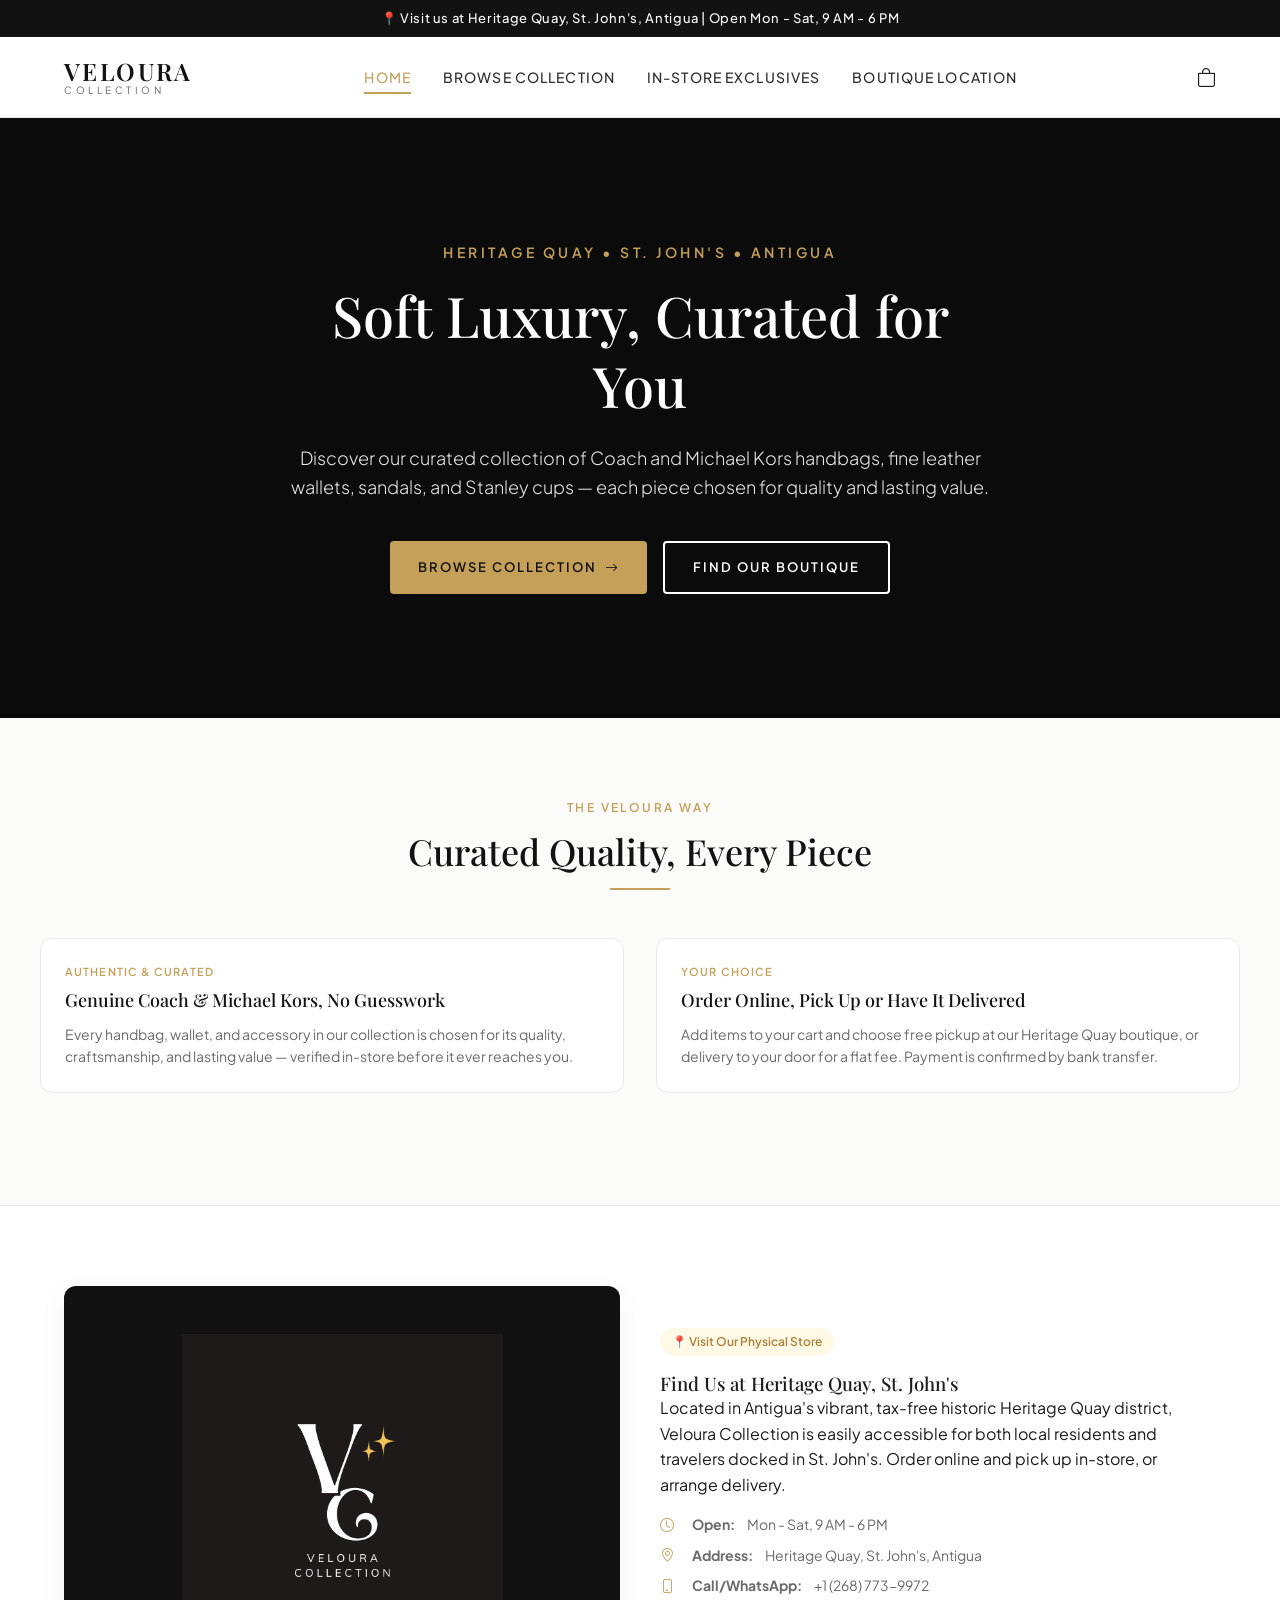
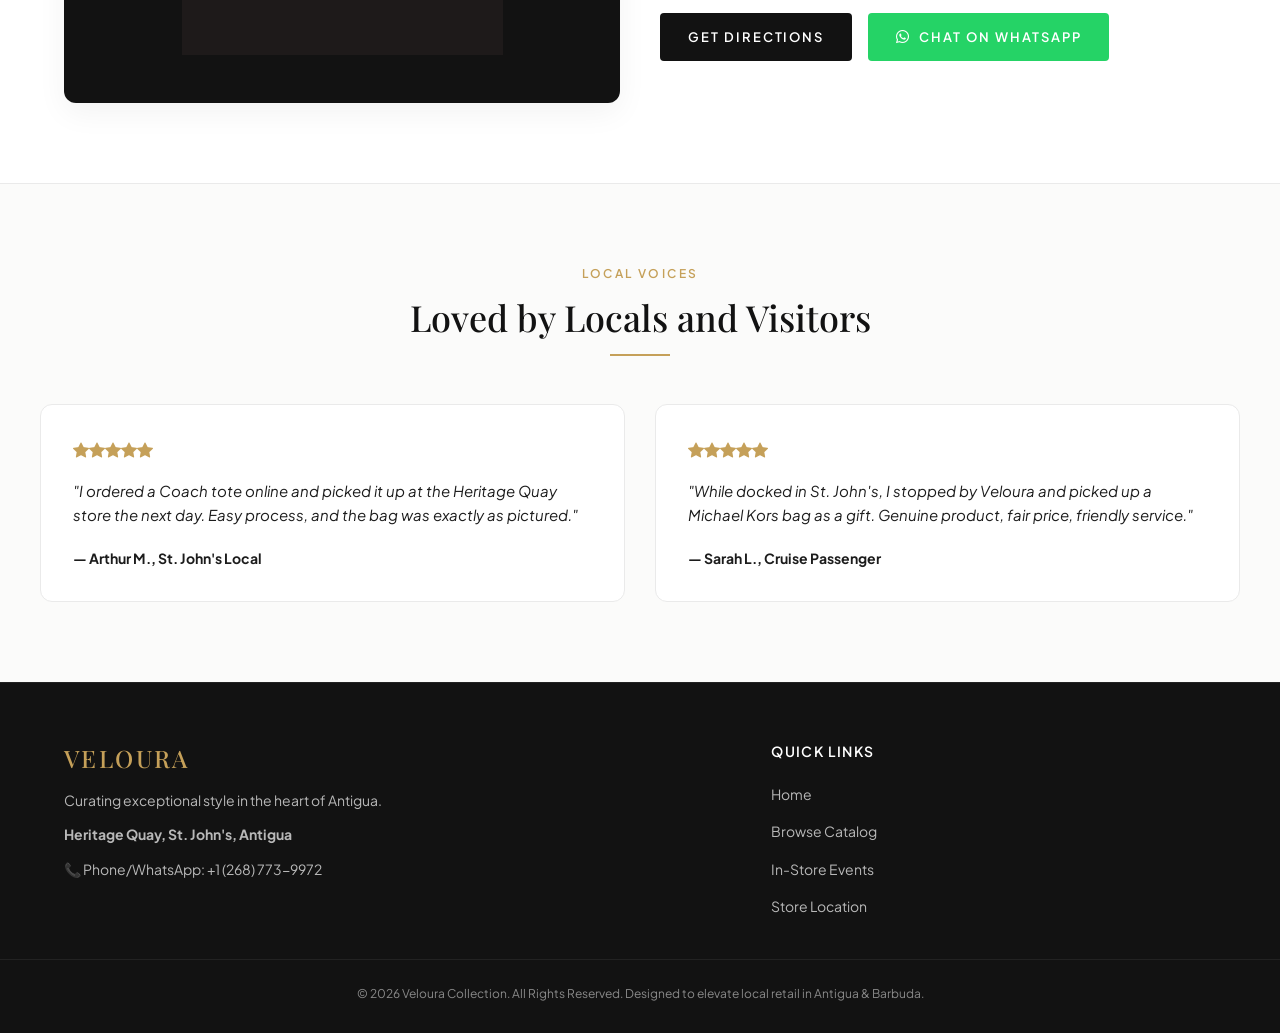
<file: index.html>
<!DOCTYPE html>
<html lang="en">
<head>
    <meta charset="UTF-8">
    <meta name="viewport" content="width=device-width, initial-scale=1.0">
    <title>Veloura Collection | Designer Handbags & Accessories, Antigua</title>
    <meta name="description" content="Veloura Collection is Antigua's boutique for designer handbags, wallets, sandals, and Stanley cups. Located at Heritage Quay, St. John's. Shop online with pickup or delivery.">
    <meta name="keywords" content="Veloura Collection, Coach bags Antigua, Michael Kors bags St. John's, Heritage Quay boutique, designer handbags Antigua, Stanley cups Antigua">
    <meta name="robots" content="index, follow">

    <!-- Capture the base path before the SPA redirect decoder rewrites the URL.
         index.html is only ever served at the site root (directly or via 404.html),
         so location.pathname here IS the deploy base (e.g. "/" or "/<repo>/"). -->
    <script>
        window.__APP_BASE__ = location.pathname.replace(/index\.html$/, '');
        // Pin relative URL resolution (css/, js/, assets/) to the deploy base,
        // because the decoder below rewrites location to a deep route like
        // /product/3 before the relative <link>/<script> tags resolve.
        document.write('<base href="' + window.__APP_BASE__ + '">');
    </script>

    <!-- Single Page Apps for GitHub Pages (https://github.com/rafgraph/spa-github-pages)
         Decodes the ?/path redirect produced by 404.html back into a clean URL. -->
    <script>
        (function (l) {
            if (l.search[1] === '/') {
                var decoded = l.search.slice(1).split('&').map(function (s) {
                    return s.replace(/~and~/g, '&');
                }).join('?');
                window.history.replaceState(null, null,
                    l.pathname.slice(0, -1) + decoded + l.hash
                );
            }
        }(window.location));
    </script>

    <!-- Google Fonts -->
    <link rel="preconnect" href="https://fonts.googleapis.com">
    <link rel="preconnect" href="https://fonts.gstatic.com" crossorigin>
    <link href="https://fonts.googleapis.com/css2?family=Playfair+Display:ital,wght@0,400..900;1,400..900&family=Plus+Jakarta+Sans:wght@300;400;500;600;700&display=swap" rel="stylesheet">
    <!-- Bootstrap Icons -->
    <link rel="stylesheet" href="https://cdn.jsdelivr.net/npm/bootstrap-icons@1.11.3/font/bootstrap-icons.min.css">

    <link rel="stylesheet" href="hroot/css/styles.css">
</head>
<body>

<!-- Header / Navigation Banner -->
<header class="site-header">
    <div class="announcement-bar">
        <span id="announcementText">📍 Visit us at Heritage Quay, St. John's, Antigua | Open Mon - Sat, 9 AM - 6 PM</span>
    </div>
    <nav class="nav-container">
        <a class="logo" href="/" data-route>VELOURA<span>COLLECTION</span></a>
        <ul class="nav-links" id="navLinks">
            <li><a href="/" data-route class="nav-link" data-page="welcome">Home</a></li>
            <li><a href="/browse" data-route class="nav-link" data-page="browse">Browse Collection</a></li>
            <li><a href="/exclusives" data-route class="nav-link" data-page="exclusives">In-Store Exclusives</a></li>
            <li><a href="/contact" data-route class="nav-link" data-page="contact">Boutique Location</a></li>
        </ul>
        <div style="display:flex; align-items:center;">
            <a class="nav-icon-link" href="/cart" data-route aria-label="View cart">
                <i class="bi bi-bag"></i>
                <span class="cart-badge" id="cartBadgeTop">0</span>
            </a>
            <button class="menu-toggle" id="menuToggle" aria-label="Toggle navigation menu" aria-expanded="false">
                <i class="bi bi-list"></i>
            </button>
        </div>
    </nav>
    <div class="mobile-menu" id="mobileMenu">
        <a href="/" data-route class="nav-link" data-page="welcome">Home</a>
        <a href="/browse" data-route class="nav-link" data-page="browse">Browse Collection</a>
        <a href="/exclusives" data-route class="nav-link" data-page="exclusives">In-Store Exclusives</a>
        <a href="/contact" data-route class="nav-link" data-page="contact">Boutique Location</a>
    </div>
</header>

<!-- Routed page content is rendered here -->
<div id="app"></div>

<!-- Site Footer -->
<footer class="site-footer" id="siteFooter">
    <div class="container footer-grid">
        <div class="footer-info">
            <h3>VELOURA</h3>
            <p>Curating exceptional style in the heart of Antigua.</p>
            <p><strong id="footerAddress">Heritage Quay, St. John's, Antigua</strong></p>
            <p>📞 Phone/WhatsApp: <span id="footerPhone">+1 (268) 773-9972</span></p>
        </div>
        <div class="footer-links">
            <h4>Quick Links</h4>
            <ul>
                <li><a href="/" data-route>Home</a></li>
                <li><a href="/browse" data-route>Browse Catalog</a></li>
                <li><a href="/exclusives" data-route>In-Store Events</a></li>
                <li><a href="/contact" data-route>Store Location</a></li>
            </ul>
        </div>
    </div>
    <div class="footer-bottom">
        <p>&copy; 2026 Veloura Collection. All Rights Reserved. Designed to elevate local retail in Antigua & Barbuda.</p>
    </div>
</footer>

<script src="hroot/js/data.js"></script>
<script src="hroot/js/store.js"></script>
<script src="hroot/js/router.js"></script>
<script src="hroot/js/views.js"></script>
<script src="hroot/js/admin.js"></script>
<script src="hroot/js/main.js"></script>
</body>
</html>
</file>
<file: hroot/css/styles.css>
/* ==========================================================================
   Veloura Collection - Style Sheet
   ========================================================================== */
*, *::before, *::after {
    box-sizing: border-box;
    margin: 0;
    padding: 0;
}

:root {
    --primary: #121212;
    --primary-light: #2D2D2D;
    --accent: #C5A059;
    --accent-hover: #AA843D;
    --bg-light: #FBFBFA;
    --bg-white: #FFFFFF;
    --text-dark: #1C1C1C;
    --text-muted: #6B6B6B;
    --border-color: #EAEAEA;
    --font-serif: 'Playfair Display', Georgia, serif;
    --font-sans: 'Plus Jakarta Sans', system-ui, -apple-system, sans-serif;
    --transition-smooth: all 0.3s cubic-bezier(0.25, 0.8, 0.25, 1);
    --border-radius-sm: 4px;
    --border-radius-lg: 12px;
    --container-max-width: 1200px;
}

body {
    background-color: var(--bg-light);
    color: var(--text-dark);
    font-family: var(--font-sans);
    line-height: 1.6;
    -webkit-font-smoothing: antialiased;
    display: flex;
    flex-direction: column;
    min-height: 100vh;
}

h1, h2, h3, h4, .serif-font {
    font-family: var(--font-serif);
    font-weight: 500;
    line-height: 1.25;
}

a {
    color: inherit;
    text-decoration: none;
    transition: var(--transition-smooth);
}

.container {
    width: 100%;
    max-width: var(--container-max-width);
    margin: 0 auto;
    padding: 0 24px;
}

/* Header & Navigation */
.site-header {
    background-color: var(--bg-white);
    border-bottom: 1px solid var(--border-color);
    position: sticky;
    top: 0;
    z-index: 1000;
}

.announcement-bar {
    background-color: var(--primary);
    color: var(--bg-light);
    text-align: center;
    padding: 8px 16px;
    font-size: 13px;
    font-weight: 500;
    letter-spacing: 0.05em;
}

.announcement-bar span {
    display: inline-block;
}

.nav-container {
    display: flex;
    justify-content: space-between;
    align-items: center;
    height: 80px;
    max-width: var(--container-max-width);
    margin: 0 auto;
    padding: 0 24px;
}

.logo {
    display: flex;
    flex-direction: column;
    font-family: var(--font-serif);
    font-size: 24px;
    font-weight: 600;
    letter-spacing: 0.1em;
    color: var(--primary);
    line-height: 1;
    cursor: pointer;
}

.logo span {
    font-family: var(--font-sans);
    font-size: 10px;
    font-weight: 400;
    letter-spacing: 0.35em;
    color: var(--text-muted);
    margin-top: 2px;
}

.nav-links {
    display: flex;
    list-style: none;
    gap: 32px;
}

.nav-links a {
    font-size: 14px;
    font-weight: 500;
    text-transform: uppercase;
    letter-spacing: 0.08em;
    color: var(--primary-light);
    padding: 8px 0;
    position: relative;
    cursor: pointer;
}

.nav-links a::after {
    content: '';
    position: absolute;
    bottom: 0;
    left: 0;
    width: 0;
    height: 2px;
    background-color: var(--accent);
    transition: var(--transition-smooth);
}

.nav-links a:hover::after,
.nav-links a.active::after {
    width: 100%;
}

.nav-links a:hover,
.nav-links a.active {
    color: var(--accent);
}

.menu-toggle {
    display: none;
    font-size: 24px;
    background: none;
    border: none;
    cursor: pointer;
    color: var(--primary);
}

/* Hero Section */
.hero {
    position: relative;
    background-color: var(--primary);
    color: var(--bg-white);
    padding: 100px 0;
    text-align: center;
    background-image: linear-gradient(rgba(0,0,0,0.4), rgba(0,0,0,0.4)), url('https://images.unsplash.com/photo-1490481651871-ab68de25d43d?q=80&w=1920&auto=format&fit=crop');
    background-size: cover;
    background-position: center;
    min-height: 600px;
    display: flex;
    align-items: center;
}

.hero-content {
    max-width: 700px;
    margin: 0 auto;
}

.hero-subtitle {
    font-family: var(--font-sans);
    font-size: 14px;
    text-transform: uppercase;
    letter-spacing: 0.25em;
    color: var(--accent);
    margin-bottom: 16px;
    font-weight: 600;
}

.hero-title {
    font-size: clamp(36px, 6vw, 56px);
    margin-bottom: 24px;
}

.hero-desc {
    font-size: clamp(16px, 2vw, 18px);
    color: rgba(255, 255, 255, 0.9);
    margin-bottom: 40px;
    font-weight: 300;
}

/* Buttons */
.btn {
    display: inline-flex;
    align-items: center;
    justify-content: center;
    padding: 14px 28px;
    font-family: var(--font-sans);
    font-size: 13px;
    font-weight: 600;
    text-transform: uppercase;
    letter-spacing: 0.15em;
    border-radius: var(--border-radius-sm);
    cursor: pointer;
    transition: var(--transition-smooth);
    border: none;
    gap: 8px;
}

.btn-primary {
    background-color: var(--accent);
    color: var(--primary);
}

.btn-primary:hover {
    background-color: var(--accent-hover);
    transform: translateY(-2px);
}

.btn-secondary {
    background-color: transparent;
    border: 2px solid var(--bg-white);
    color: var(--bg-white);
}

.btn-secondary:hover {
    background-color: var(--bg-white);
    color: var(--primary);
    transform: translateY(-2px);
}

.btn-dark {
    background-color: var(--primary);
    color: var(--bg-white);
}

.btn-dark:hover {
    background-color: var(--primary-light);
    transform: translateY(-2px);
}

.btn-whatsapp {
    background-color: #25D366;
    color: var(--bg-white);
}

.btn-whatsapp:hover {
    background-color: #128C7E;
    transform: translateY(-2px);
}

.btn-group {
    display: flex;
    gap: 16px;
    justify-content: center;
    flex-wrap: wrap;
}

/* Section Styling */
.section-padding {
    padding: 80px 0;
}

.section-title-wrap {
    text-align: center;
    margin-bottom: 48px;
}

.section-subtitle {
    font-size: 12px;
    text-transform: uppercase;
    letter-spacing: 0.2em;
    color: var(--accent);
    font-weight: 600;
    margin-bottom: 12px;
    display: block;
}

.section-title {
    font-size: clamp(28px, 4vw, 36px);
    color: var(--primary);
    position: relative;
    padding-bottom: 16px;
    display: inline-block;
}

.section-title::after {
    content: '';
    position: absolute;
    bottom: 0;
    left: 50%;
    transform: translateX(-50%);
    width: 60px;
    height: 2px;
    background-color: var(--accent);
}

/* Feature Cards Grid */
.feature-card-grid {
    display: grid;
    grid-template-columns: repeat(auto-fit, minmax(300px, 1fr));
    gap: 32px;
    margin-bottom: 32px;
}

.feature-card {
    background: var(--bg-white);
    border: 1px solid var(--border-color);
    border-radius: var(--border-radius-lg);
    overflow: hidden;
    transition: var(--transition-smooth);
    display: flex;
    flex-direction: column;
}

.feature-card:hover {
    border-color: var(--accent);
    box-shadow: 0 8px 24px rgba(0,0,0,0.08);
}

.feature-card-img {
    width: 100%;
    height: 280px;
    overflow: hidden;
}

.feature-card-img img {
    width: 100%;
    height: 100%;
    object-fit: cover;
    transition: var(--transition-smooth);
}

.feature-card:hover .feature-card-img img {
    transform: scale(1.05);
}

.feature-card-body {
    padding: 24px;
    display: flex;
    flex-direction: column;
    flex-grow: 1;
}

.feature-card-tag {
    font-size: 11px;
    text-transform: uppercase;
    letter-spacing: 0.1em;
    color: var(--accent);
    font-weight: 600;
    margin-bottom: 8px;
}

.feature-card-title {
    font-size: 18px;
    margin-bottom: 12px;
    color: var(--primary);
}

.feature-card-desc {
    font-size: 14px;
    color: var(--text-muted);
    line-height: 1.6;
    flex-grow: 1;
}

/* Local Highlight */
.local-highlight {
    background-color: var(--bg-white);
    border-top: 1px solid var(--border-color);
    border-bottom: 1px solid var(--border-color);
}

.local-grid {
    display: grid;
    grid-template-columns: 1fr;
    gap: 40px;
    align-items: center;
}

@media (min-width: 768px) {
    .local-grid {
        grid-template-columns: 1fr 1fr;
    }
}

.local-image-wrap {
    position: relative;
    border-radius: var(--border-radius-lg);
    overflow: hidden;
    aspect-ratio: 4/3;
    box-shadow: 0 10px 30px rgba(0,0,0,0.05);
}

.local-image {
    width: 100%;
    height: 100%;
    object-fit: cover;
}

.local-content {
    padding: 20px 0;
}

.local-tag {
    background-color: #FFF9E6;
    color: #AA843D;
    font-size: 12px;
    font-weight: 600;
    padding: 4px 12px;
    border-radius: 50px;
    display: inline-block;
    margin-bottom: 16px;
}

.store-meta-list {
    list-style: none;
    margin: 16px 0;
    font-size: 14px;
    color: var(--text-muted);
}

.store-meta-list li {
    display: flex;
    gap: 12px;
    margin-bottom: 8px;
}

.store-meta-list i {
    color: var(--accent);
    min-width: 20px;
}

/* Browse/Catalog Layout */
.catalog-layout {
    display: grid;
    grid-template-columns: 240px 1fr;
    gap: 40px;
}

@media (max-width: 767px) {
    .catalog-layout {
        grid-template-columns: 1fr;
    }
}

.filters-sidebar {
    display: flex;
    flex-direction: column;
    gap: 24px;
}

.search-box {
    position: relative;
    display: flex;
    align-items: center;
    border: 1px solid var(--border-color);
    border-radius: var(--border-radius-sm);
    padding: 0 12px;
    background: var(--bg-white);
}

.search-box i {
    color: var(--text-muted);
    margin-right: 8px;
}

.search-input {
    border: none;
    background: none;
    padding: 12px 0;
    width: 100%;
    font-size: 13px;
}

.search-input::placeholder {
    color: var(--text-muted);
}

.filter-group h4 {
    font-size: 13px;
    text-transform: uppercase;
    letter-spacing: 0.1em;
    margin-bottom: 12px;
    color: var(--primary);
}

.filter-options {
    display: flex;
    flex-direction: column;
    gap: 8px;
}

.filter-btn {
    background: none;
    border: none;
    text-align: left;
    padding: 6px 0;
    cursor: pointer;
    font-size: 13px;
    color: var(--text-muted);
    transition: var(--transition-smooth);
}

.filter-btn:hover,
.filter-btn.active {
    color: var(--accent);
    font-weight: 600;
}

.products-grid {
    display: grid;
    grid-template-columns: repeat(auto-fill, minmax(220px, 1fr));
    gap: 24px;
}

@media (max-width: 767px) {
    .products-grid {
        grid-template-columns: repeat(2, 1fr);
    }
}

.product-card {
    background: var(--bg-white);
    border: 1px solid var(--border-color);
    border-radius: var(--border-radius-lg);
    overflow: hidden;
    transition: var(--transition-smooth);
    cursor: pointer;
    display: flex;
    flex-direction: column;
}

.product-card:hover {
    border-color: var(--accent);
    box-shadow: 0 4px 16px rgba(0,0,0,0.08);
}

.product-img-wrap {
    position: relative;
    width: 100%;
    aspect-ratio: 3/4;
    overflow: hidden;
    background: var(--bg-light);
}

.product-img {
    width: 100%;
    height: 100%;
    object-fit: cover;
    transition: var(--transition-smooth);
}

.product-card:hover .product-img {
    transform: scale(1.08);
}

.product-badge {
    position: absolute;
    top: 8px;
    left: 8px;
    background: var(--accent);
    color: var(--primary);
    padding: 4px 12px;
    border-radius: 50px;
    font-size: 10px;
    font-weight: 600;
    text-transform: uppercase;
    letter-spacing: 0.05em;
}

.product-info {
    padding: 16px;
    display: flex;
    flex-direction: column;
    flex-grow: 1;
}

.product-cat {
    font-size: 10px;
    text-transform: uppercase;
    letter-spacing: 0.1em;
    color: var(--accent);
    font-weight: 600;
    margin-bottom: 4px;
}

.product-title {
    font-size: 13px;
    font-weight: 600;
    color: var(--primary);
    margin-bottom: 8px;
    line-height: 1.3;
}

.product-price {
    font-size: 14px;
    font-weight: 600;
    color: var(--primary);
    margin-top: auto;
}

/* Details Page */
.details-grid {
    display: grid;
    grid-template-columns: 1fr 1fr;
    gap: 48px;
    align-items: start;
}

@media (max-width: 767px) {
    .details-grid {
        grid-template-columns: 1fr;
        gap: 32px;
    }
}

.details-gallery {
    position: sticky;
    top: 120px;
}

.main-image-wrap {
    width: 100%;
    aspect-ratio: 3/4;
    overflow: hidden;
    border-radius: var(--border-radius-lg);
    background: var(--bg-light);
}

.main-image-wrap img {
    width: 100%;
    height: 100%;
    object-fit: cover;
}

.details-cat {
    font-size: 11px;
    text-transform: uppercase;
    letter-spacing: 0.1em;
    color: var(--accent);
    font-weight: 600;
    display: block;
    margin-bottom: 8px;
}

.details-title {
    font-size: 32px;
    margin-bottom: 16px;
    color: var(--primary);
}

.details-price-row {
    display: flex;
    align-items: center;
    gap: 16px;
    margin-bottom: 16px;
    flex-wrap: wrap;
}

.details-price {
    font-size: 24px;
    font-weight: 600;
    color: var(--primary);
}

.availability-tag {
    font-size: 12px;
    color: #3C6B2F;
    display: flex;
    align-items: center;
    gap: 6px;
}

.details-desc {
    font-size: 15px;
    color: var(--text-muted);
    line-height: 1.6;
    margin-bottom: 24px;
}

.details-options {
    margin-bottom: 24px;
}

.option-title {
    font-size: 12px;
    text-transform: uppercase;
    letter-spacing: 0.1em;
    font-weight: 600;
    color: var(--primary);
    display: block;
    margin-bottom: 12px;
}

.size-selector {
    display: flex;
    gap: 8px;
    flex-wrap: wrap;
}

.size-btn {
    border: 1px solid var(--border-color);
    background: var(--bg-white);
    padding: 8px 16px;
    border-radius: var(--border-radius-sm);
    cursor: pointer;
    font-size: 12px;
    transition: var(--transition-smooth);
}

.size-btn:hover,
.size-btn.active {
    border-color: var(--accent);
    background: var(--accent);
    color: var(--primary);
    font-weight: 600;
}

.qty-selector {
    display: inline-flex;
    align-items: center;
    border: 1px solid var(--border-color);
    border-radius: var(--border-radius-sm);
    overflow: hidden;
}

.qty-btn {
    background: var(--bg-light);
    border: none;
    width: 36px;
    height: 36px;
    font-size: 16px;
    cursor: pointer;
    color: var(--text-dark);
}

.qty-btn:hover {
    background: var(--border-color);
}

.qty-value {
    width: 40px;
    text-align: center;
    font-weight: 600;
    font-size: 14px;
}

.add-to-cart-row {
    display: flex;
    align-items: center;
    gap: 16px;
    margin: 20px 0;
    flex-wrap: wrap;
}

.cart-confirm-msg {
    display: none;
    align-items: center;
    gap: 8px;
    background: #F5F9F2;
    border: 1px solid #CFE3C4;
    color: #3C6B2F;
    padding: 10px 14px;
    border-radius: var(--border-radius-sm);
    font-size: 13px;
    margin-top: 12px;
}

.cta-box {
    background: var(--bg-light);
    padding: 24px;
    border-radius: var(--border-radius-lg);
    margin-top: 24px;
}

.cta-box h4 {
    font-size: 14px;
    margin-bottom: 8px;
    display: flex;
    align-items: center;
    gap: 8px;
}

.cta-box p {
    font-size: 13px;
    color: var(--text-muted);
    margin-bottom: 16px;
}

.cta-actions {
    display: flex;
    gap: 12px;
    margin-bottom: 12px;
    flex-wrap: wrap;
}

.cta-actions .btn {
    padding: 10px 16px;
    font-size: 11px;
}

.store-info-bar {
    display: flex;
    gap: 16px;
    font-size: 12px;
    color: var(--text-muted);
    border-top: 1px solid var(--border-color);
    padding-top: 12px;
}

.store-info-bar span {
    display: flex;
    align-items: center;
    gap: 4px;
}

/* Cart Page */
.cart-page-grid {
    display: flex;
    flex-direction: column;
    gap: 32px;
}

@media (min-width: 900px) {
    .cart-page-grid {
        flex-direction: row;
        align-items: flex-start;
    }
    .cart-items-col { flex: 2; }
    .cart-summary-col { flex: 1; position: sticky; top: 120px; }
}

.cart-row {
    display: grid;
    grid-template-columns: 72px 1fr auto auto;
    align-items: center;
    gap: 16px;
    padding: 18px 0;
    border-bottom: 1px solid var(--border-color);
}

.cart-row-img {
    width: 72px;
    height: 72px;
    object-fit: cover;
    border-radius: var(--border-radius-sm);
    background: var(--bg-light);
}

.cart-row-info h4 {
    font-size: 15px;
    margin-bottom: 4px;
}

.cart-row-meta {
    font-size: 12px;
    color: var(--text-muted);
    display: block;
    margin-bottom: 8px;
}

.cart-qty-control {
    display: inline-flex;
    align-items: center;
    gap: 10px;
    font-size: 13px;
}

.cart-row-price {
    font-weight: 600;
    font-size: 14px;
    white-space: nowrap;
}

.cart-row-remove {
    background: none;
    border: none;
    color: var(--text-muted);
    cursor: pointer;
    font-size: 16px;
}

.cart-row-remove:hover {
    color: #B33A3A;
}

.cart-summary-box {
    background: var(--bg-white);
    border: 1px solid var(--border-color);
    border-radius: var(--border-radius-lg);
    padding: 28px;
}

.cart-summary-row {
    display: flex;
    justify-content: space-between;
    font-size: 14px;
    margin-bottom: 12px;
    color: var(--text-muted);
}

.cart-summary-total {
    display: flex;
    justify-content: space-between;
    font-size: 18px;
    font-weight: 600;
    padding-top: 14px;
    margin-top: 6px;
    border-top: 1px solid var(--border-color);
}

.cart-empty-state {
    text-align: center;
    padding: 60px 20px;
    color: var(--text-muted);
}

.cart-empty-state i {
    font-size: 40px;
    color: var(--accent);
    margin-bottom: 16px;
    display: block;
}

/* Checkout Page */
.checkout-grid {
    display: flex;
    flex-direction: column;
    gap: 32px;
}

@media (min-width: 900px) {
    .checkout-grid {
        flex-direction: row;
        align-items: flex-start;
    }
    .checkout-form-col { flex: 1.4; }
    .checkout-summary-col { flex: 1; position: sticky; top: 120px; }
}

.fulfillment-options {
    display: flex;
    flex-direction: column;
    gap: 12px;
    margin-bottom: 20px;
}

@media (min-width: 480px) {
    .fulfillment-options { flex-direction: row; }
}

.fulfillment-option {
    flex: 1;
    border: 1px solid var(--border-color);
    border-radius: var(--border-radius-sm);
    padding: 16px;
    cursor: pointer;
    display: flex;
    align-items: flex-start;
    gap: 10px;
    transition: var(--transition-smooth);
}

.fulfillment-option:has(input:checked) {
    border-color: var(--accent);
    background: #FFFDF9;
}

.fulfillment-option strong {
    display: block;
    font-size: 14px;
    margin-bottom: 2px;
}

.fulfillment-option span.opt-desc {
    font-size: 12px;
    color: var(--text-muted);
}

.form-group {
    margin-bottom: 18px;
}

.form-group label {
    display: block;
    font-size: 13px;
    font-weight: 600;
    margin-bottom: 6px;
    color: var(--primary);
}

.form-control {
    width: 100%;
    padding: 10px 12px;
    border: 1px solid var(--border-color);
    border-radius: var(--border-radius-sm);
    font-size: 13px;
    font-family: var(--font-sans);
    transition: var(--transition-smooth);
}

.form-control:focus {
    outline: none;
    border-color: var(--accent);
    box-shadow: 0 0 0 3px rgba(197, 160, 89, 0.1);
}

textarea.form-control {
    resize: vertical;
    min-height: 100px;
}

.eft-instructions {
    background: #FFFDF9;
    border: 1px dashed rgba(197, 160, 89, 0.4);
    border-radius: var(--border-radius-sm);
    padding: 16px;
    font-size: 13px;
    color: var(--text-muted);
    margin-top: 20px;
    line-height: 1.5;
}

.checkout-confirm {
    display: none;
    text-align: center;
    padding: 40px 20px;
}

.checkout-confirm i {
    font-size: 48px;
    color: var(--accent);
    display: block;
    margin-bottom: 16px;
}

/* Contact Page */
.contact-grid {
    display: grid;
    grid-template-columns: 1fr 1fr;
    gap: 48px;
}

@media (max-width: 767px) {
    .contact-grid {
        grid-template-columns: 1fr;
        gap: 32px;
    }
}

.contact-title {
    font-size: 32px;
    margin-bottom: 16px;
}

.contact-lead {
    font-size: 15px;
    color: var(--text-muted);
    margin-bottom: 32px;
}

.contact-info-blocks {
    display: flex;
    flex-direction: column;
    gap: 24px;
    margin-bottom: 32px;
}

.info-block {
    display: flex;
    gap: 16px;
}

.info-block-icon {
    font-size: 24px;
    color: var(--accent);
    min-width: 40px;
    display: flex;
    align-items: flex-start;
    justify-content: center;
}

.info-block-title {
    font-size: 14px;
    font-weight: 600;
    margin-bottom: 4px;
    color: var(--primary);
}

.info-block-text {
    font-size: 13px;
    color: var(--text-muted);
    line-height: 1.6;
}

.info-block-text a {
    color: var(--accent);
    text-decoration: underline;
}

.map-container {
    margin: 40px 0;
}

.simulated-map {
    position: relative;
    width: 100%;
    aspect-ratio: 2/1;
    background: linear-gradient(135deg, #f5f5f5 0%, #efefef 100%);
    border-radius: var(--border-radius-lg);
    display: flex;
    align-items: center;
    justify-content: center;
    overflow: hidden;
}

.map-pin {
    position: absolute;
    font-size: 48px;
    color: var(--accent);
    animation: pulse 2s infinite;
}

.map-card {
    position: absolute;
    bottom: 24px;
    right: 24px;
    background: var(--bg-white);
    padding: 16px;
    border-radius: var(--border-radius-lg);
    box-shadow: 0 4px 16px rgba(0,0,0,0.15);
    max-width: 200px;
}

.map-card h5 {
    font-size: 13px;
    margin-bottom: 4px;
}

.map-card p {
    font-size: 12px;
    color: var(--text-muted);
}

@keyframes pulse {
    0%, 100% { transform: scale(1); }
    50% { transform: scale(1.1); }
}

.contact-form-box {
    background: var(--bg-white);
    border: 1px solid var(--border-color);
    border-radius: var(--border-radius-lg);
    padding: 32px;
}

.form-title {
    font-size: 20px;
    margin-bottom: 8px;
}

.form-desc {
    font-size: 13px;
    color: var(--text-muted);
    margin-bottom: 24px;
    line-height: 1.6;
}

/* Exclusives Page */
.vip-banner {
    background: linear-gradient(135deg, var(--primary) 0%, var(--primary-light) 100%);
    color: var(--bg-white);
    padding: 60px 24px;
    border-radius: var(--border-radius-lg);
    text-align: center;
    margin-top: 40px;
}

.vip-content {
    max-width: 600px;
    margin: 0 auto;
}

.vip-title {
    font-size: 32px;
    margin-bottom: 16px;
}

.vip-desc {
    font-size: 15px;
    color: rgba(255, 255, 255, 0.9);
    margin-bottom: 32px;
    line-height: 1.6;
}

.vip-form {
    display: flex;
    gap: 12px;
    flex-wrap: wrap;
}

.vip-form input {
    flex: 1;
    min-width: 200px;
    padding: 12px 16px;
    border: none;
    border-radius: var(--border-radius-sm);
    font-size: 13px;
}

.vip-form .btn {
    padding: 12px 28px;
    font-size: 12px;
}

/* Footer */
.site-footer {
    background-color: var(--primary);
    color: var(--bg-white);
    padding: 60px 0 30px;
    margin-top: auto;
    border-top: 1px solid #222222;
}

.footer-grid {
    display: grid;
    grid-template-columns: 1fr;
    gap: 40px;
    margin-bottom: 40px;
}

@media (min-width: 768px) {
    .footer-grid {
        grid-template-columns: 1.5fr 1fr;
    }
}

.footer-info h3 {
    font-family: var(--font-serif);
    font-size: 24px;
    letter-spacing: 0.1em;
    margin-bottom: 16px;
    color: var(--accent);
}

.footer-info p {
    color: rgba(255, 255, 255, 0.7);
    font-size: 14px;
    margin-bottom: 12px;
    max-width: 400px;
}

.footer-links h4 {
    font-size: 14px;
    text-transform: uppercase;
    letter-spacing: 0.1em;
    margin-bottom: 20px;
    color: var(--bg-white);
    font-family: var(--font-sans);
    font-weight: 600;
}

.footer-links ul {
    list-style: none;
    display: flex;
    flex-direction: column;
    gap: 12px;
}

.footer-links a {
    color: rgba(255, 255, 255, 0.7);
    font-size: 14px;
}

.footer-links a:hover {
    color: var(--accent);
    padding-left: 4px;
}

.footer-bottom {
    text-align: center;
    border-top: 1px solid #222222;
    padding-top: 24px;
    font-size: 12px;
    color: rgba(255, 255, 255, 0.5);
}

/* Page Sections */
.page-section {
    display: none;
}

.page-section.active {
    display: block;
}

/* Navigation */
@media (max-width: 767px) {
    .nav-container {
        height: 70px;
    }
    .menu-toggle {
        display: block;
    }
    .nav-links {
        display: none;
    }
}

.nav-icon-link {
    position: relative;
    display: inline-flex;
    align-items: center;
    justify-content: center;
    font-size: 19px;
    color: var(--text-dark);
    margin-left: 8px;
}

.cart-badge {
    position: absolute;
    top: -8px;
    right: -10px;
    background-color: var(--accent);
    color: #fff;
    font-size: 10px;
    font-weight: 700;
    min-width: 17px;
    height: 17px;
    border-radius: 50%;
    align-items: center;
    justify-content: center;
    display: none;
}

/* ==========================================================================
   Additions for the routed multi-page build (SPA)
   ========================================================================== */

/* Product cards are now real links */
a.product-card {
    display: block;
    color: inherit;
}

.product-badge-oos {
    top: 12px;
    right: 12px;
    left: auto;
    background: var(--text-muted);
    color: var(--bg-white);
}

.availability-tag-oos {
    color: #B3261E;
}

/* Mobile navigation menu */
.mobile-menu {
    display: none;
    flex-direction: column;
    background: var(--bg-white);
    border-bottom: 1px solid var(--border-color);
    padding: 8px 24px 16px;
}

.mobile-menu a {
    padding: 12px 0;
    font-size: 14px;
    font-weight: 500;
    text-transform: uppercase;
    letter-spacing: 0.08em;
    border-bottom: 1px solid var(--border-color);
}

.mobile-menu a:last-child {
    border-bottom: none;
}

.mobile-menu.open {
    display: flex;
}

@media (min-width: 768px) {
    .mobile-menu.open {
        display: none;
    }
}

/* ==========================================================================
   Mock Admin Dashboard (demo)
   ========================================================================== */

.admin-demo-banner {
    background: var(--primary);
    color: rgba(255, 255, 255, 0.85);
    font-size: 12px;
    text-align: center;
    padding: 8px 16px;
}

.admin-demo-banner i {
    color: var(--accent);
    margin-right: 6px;
}

.admin-demo-hint {
    background: #FFFDF9;
    border: 1px dashed rgba(197, 160, 89, 0.4);
    border-radius: var(--border-radius-sm);
    padding: 12px 14px;
    font-size: 12px;
    color: var(--text-muted);
    margin-bottom: 16px;
}

.admin-demo-hint code {
    background: var(--bg-white);
    border: 1px solid var(--border-color);
    border-radius: 3px;
    padding: 1px 6px;
    color: var(--primary);
    font-size: 12px;
}

.admin-layout {
    display: grid;
    grid-template-columns: 1fr;
    gap: 32px;
    padding-top: 32px;
    padding-bottom: 64px;
}

@media (min-width: 900px) {
    .admin-layout {
        grid-template-columns: 220px 1fr;
        align-items: start;
    }
}

.admin-sidebar nav {
    display: flex;
    flex-direction: column;
    gap: 4px;
    background: var(--bg-white);
    border: 1px solid var(--border-color);
    border-radius: var(--border-radius-lg);
    padding: 12px;
    position: sticky;
    top: 100px;
}

.admin-nav-link {
    display: flex;
    align-items: center;
    gap: 10px;
    padding: 10px 12px;
    border-radius: var(--border-radius-sm);
    font-size: 13px;
    font-weight: 500;
    color: var(--text-dark);
    background: none;
    border: none;
    cursor: pointer;
    font-family: var(--font-sans);
    text-align: left;
    transition: var(--transition-smooth);
}

.admin-nav-link:hover {
    background: var(--bg-light);
}

.admin-nav-link.active {
    background: var(--primary);
    color: var(--bg-white);
}

.admin-nav-link.active i {
    color: var(--accent);
}

.admin-logout {
    color: #B3261E;
    margin-top: 8px;
    border-top: 1px solid var(--border-color);
    border-radius: 0;
    padding-top: 14px;
}

.admin-page-title {
    font-size: 28px;
    margin-bottom: 24px;
}

.admin-section-title {
    font-size: 18px;
    margin: 32px 0 14px;
}

.admin-stat-grid {
    display: grid;
    grid-template-columns: repeat(auto-fit, minmax(150px, 1fr));
    gap: 16px;
}

.admin-stat-card {
    background: var(--bg-white);
    border: 1px solid var(--border-color);
    border-radius: var(--border-radius-lg);
    padding: 20px;
    display: flex;
    flex-direction: column;
    gap: 4px;
}

.admin-stat-card .stat-value {
    font-family: var(--font-serif);
    font-size: 28px;
    color: var(--primary);
}

.admin-stat-card .stat-label {
    font-size: 12px;
    text-transform: uppercase;
    letter-spacing: 0.08em;
    color: var(--text-muted);
}

.admin-table-wrap {
    overflow-x: auto;
    background: var(--bg-white);
    border: 1px solid var(--border-color);
    border-radius: var(--border-radius-lg);
}

.admin-table {
    width: 100%;
    border-collapse: collapse;
    font-size: 13px;
}

.admin-table th,
.admin-table td {
    text-align: left;
    padding: 12px 16px;
    border-bottom: 1px solid var(--border-color);
    vertical-align: top;
}

.admin-table th {
    font-size: 11px;
    text-transform: uppercase;
    letter-spacing: 0.08em;
    color: var(--text-muted);
    background: var(--bg-light);
}

.admin-table tbody tr:last-child td {
    border-bottom: none;
}

.admin-table tfoot td {
    border-bottom: none;
    color: var(--text-muted);
}

.admin-table-total td {
    font-weight: 700;
    color: var(--primary);
    border-top: 1px solid var(--border-color);
}

.admin-link {
    color: var(--accent);
    font-weight: 600;
    font-size: 13px;
    background: none;
    border: none;
    cursor: pointer;
    padding: 0;
    font-family: var(--font-sans);
}

.admin-link:hover {
    color: var(--accent-hover);
    text-decoration: underline;
}

.admin-link-danger {
    color: #B3261E;
}

.admin-link-danger:hover {
    color: #8C1D18;
}

.admin-actions {
    display: flex;
    gap: 12px;
    align-items: center;
}

.admin-empty {
    color: var(--text-muted);
    font-size: 14px;
    background: var(--bg-white);
    border: 1px dashed var(--border-color);
    border-radius: var(--border-radius-lg);
    padding: 24px;
}

.admin-form {
    background: var(--bg-white);
    border: 1px solid var(--border-color);
    border-radius: var(--border-radius-lg);
    padding: 28px;
    max-width: 720px;
}

.admin-form-row {
    display: grid;
    grid-template-columns: 1fr;
    gap: 0 20px;
}

@media (min-width: 640px) {
    .admin-form-row {
        grid-template-columns: 1fr 1fr;
    }
}

.admin-detail-grid {
    display: grid;
    grid-template-columns: 1fr;
    gap: 20px;
}

@media (min-width: 768px) {
    .admin-detail-grid {
        grid-template-columns: 1fr 1fr;
    }
}

.admin-card {
    background: var(--bg-white);
    border: 1px solid var(--border-color);
    border-radius: var(--border-radius-lg);
    padding: 20px;
    font-size: 14px;
}

.admin-card h3 {
    font-size: 15px;
    margin-bottom: 10px;
}

.admin-card p {
    color: var(--text-muted);
    line-height: 1.6;
}

/* Status pills */
.status-pill {
    display: inline-block;
    padding: 3px 10px;
    border-radius: 50px;
    font-size: 11px;
    font-weight: 600;
    white-space: nowrap;
}

.status-pending-payment,
.status-pending {
    background: #FFF4E0;
    color: #8A5A00;
}

.status-confirmed {
    background: #EAF3E6;
    color: #3C6B2F;
}

.status-ready-for-pickup,
.status-shipped {
    background: #E8F0FA;
    color: #1D4E89;
}

.status-delivered,
.status-completed {
    background: #EAF3E6;
    color: #3C6B2F;
}

.status-cancelled {
    background: #FBEAEA;
    color: #B3261E;
}

/* ==========================================================================
   Catalog-from-JSON additions
   ========================================================================== */

.product-color {
    display: block;
    font-size: 12px;
    color: var(--text-muted);
    margin-bottom: 6px;
}

/* Brand logo used in the local-highlight slot (replaces stock photography) */
.local-image-logo {
    object-fit: contain;
    background: var(--primary);
    padding: 48px;
}

/* ==========================================================================
   Subcategory chip row (above the product gallery)
   ========================================================================== */

.catalog-main {
    display: flex;
    flex-direction: column;
    gap: 20px;
    min-width: 0; /* allow the chip row to shrink inside the grid column */
}

.subfilter-row {
    display: flex;
    flex-wrap: wrap;
    gap: 10px;
    align-items: center;
}

.chip-btn {
    background: var(--bg-white);
    border: 1px solid var(--border-color);
    border-radius: 50px;
    padding: 8px 18px;
    font-size: 12px;
    font-weight: 600;
    letter-spacing: 0.04em;
    text-transform: uppercase;
    color: var(--text-muted);
    cursor: pointer;
    font-family: var(--font-sans);
    transition: var(--transition-smooth);
    white-space: nowrap;
}

.chip-btn:hover {
    border-color: var(--accent);
    color: var(--accent);
}

.chip-btn.active {
    background: var(--primary);
    border-color: var(--primary);
    color: var(--bg-white);
}

/* Phones: chips become a swipeable single row */
@media (max-width: 599px) {
    .subfilter-row {
        flex-wrap: nowrap;
        overflow-x: auto;
        -webkit-overflow-scrolling: touch;
        scrollbar-width: none;
        margin: 0 -24px;
        padding: 2px 24px;
    }
    .subfilter-row::-webkit-scrollbar {
        display: none;
    }
}

/* ==========================================================================
   Responsive pass — phone (<600px), tablet (600–1023px), desktop (>=1024px)
   The base styles above already handle most desktop/mobile splits at
   767/900px; these rules tune the remaining gaps per device tier.
   ========================================================================== */

/* ---- Tablet: catalog keeps the sidebar but tightens it ---- */
@media (min-width: 768px) and (max-width: 1023px) {
    .catalog-layout {
        grid-template-columns: 190px 1fr;
        gap: 28px;
    }

    .products-grid {
        grid-template-columns: repeat(auto-fill, minmax(190px, 1fr));
        gap: 20px;
    }

    .details-grid {
        gap: 32px;
    }

    .hero {
        min-height: 480px;
        padding: 72px 0;
    }
}

/* ---- Phone ---- */
@media (max-width: 599px) {
    .container {
        padding: 0 16px;
    }

    .subfilter-row {
        margin: 0 -16px;
        padding: 2px 16px;
    }

    .announcement-bar {
        font-size: 11px;
        padding: 6px 12px;
        letter-spacing: 0.02em;
    }

    .hero {
        min-height: 420px;
        padding: 56px 0;
    }

    .section-padding {
        padding-top: 40px;
        padding-bottom: 40px;
    }

    .products-grid {
        gap: 12px;
    }

    .product-info {
        padding: 12px;
    }

    .product-title {
        font-size: 13px;
    }

    /* Cart rows: image + info on top, price/remove on their own line */
    .cart-row {
        grid-template-columns: 64px 1fr auto;
        grid-template-areas:
            "img info remove"
            "img price remove";
        gap: 6px 14px;
    }
    .cart-row-img { grid-area: img; }
    .cart-row-info { grid-area: info; }
    .cart-row-price { grid-area: price; text-align: left; font-size: 14px; }
    .cart-row-remove { grid-area: remove; }

    .contact-form-box {
        padding: 22px 18px;
    }

    .vip-banner {
        padding: 44px 18px;
    }

    .btn {
        width: 100%;
        text-align: center;
        justify-content: center;
    }

    .btn-group {
        flex-direction: column;
        align-items: stretch;
    }

    /* Buttons inside inline rows keep natural width */
    .add-to-cart-row .btn,
    .vip-form .btn,
    .admin-actions .btn,
    .qty-selector .qty-btn {
        width: auto;
    }

    .site-footer {
        padding: 40px 0 24px;
    }
}

/* ---- Comfortable touch targets on any touch device ---- */
@media (hover: none) and (pointer: coarse) {
    .filter-btn,
    .chip-btn,
    .nav-link,
    .qty-btn {
        min-height: 40px;
    }

    .mobile-menu a {
        padding: 14px 0;
    }
}

/* ---- Large desktop: a little more air ---- */
@media (min-width: 1400px) {
    .products-grid {
        grid-template-columns: repeat(auto-fill, minmax(240px, 1fr));
        gap: 28px;
    }
}
</file>
